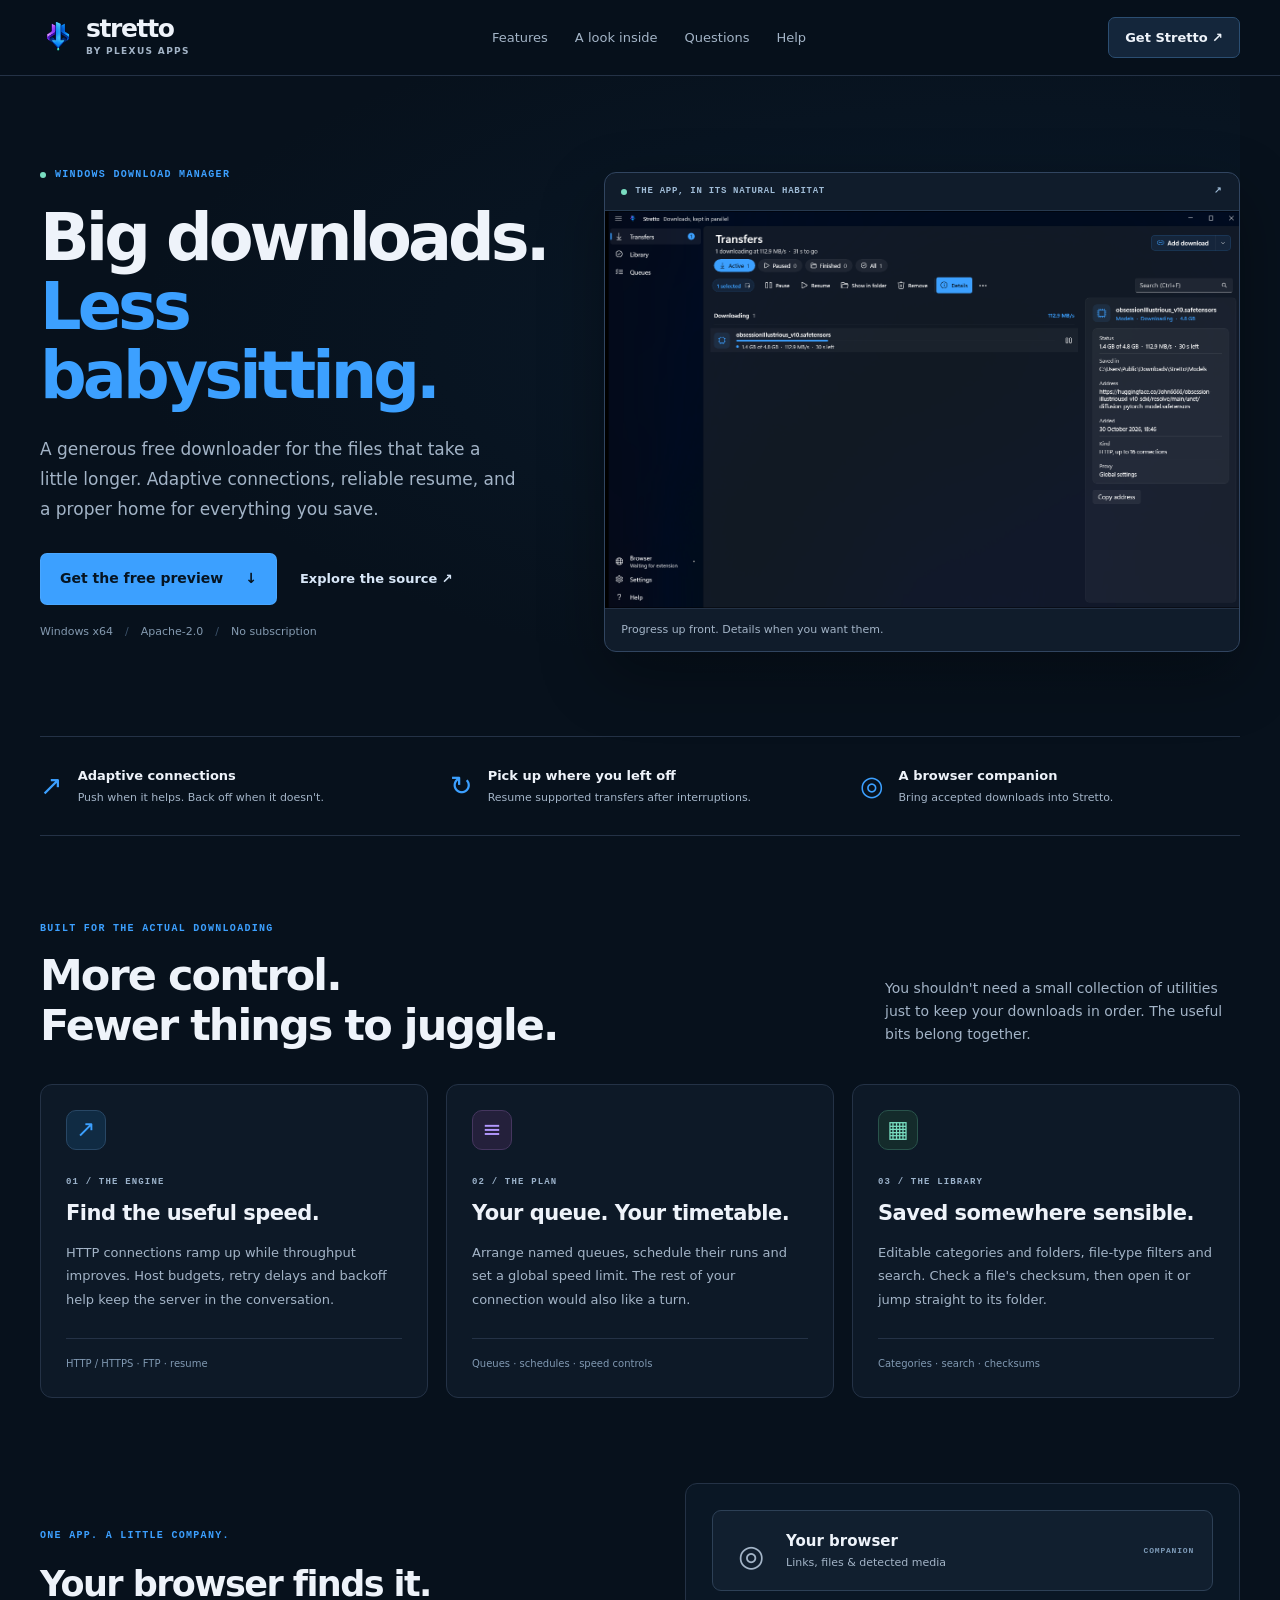
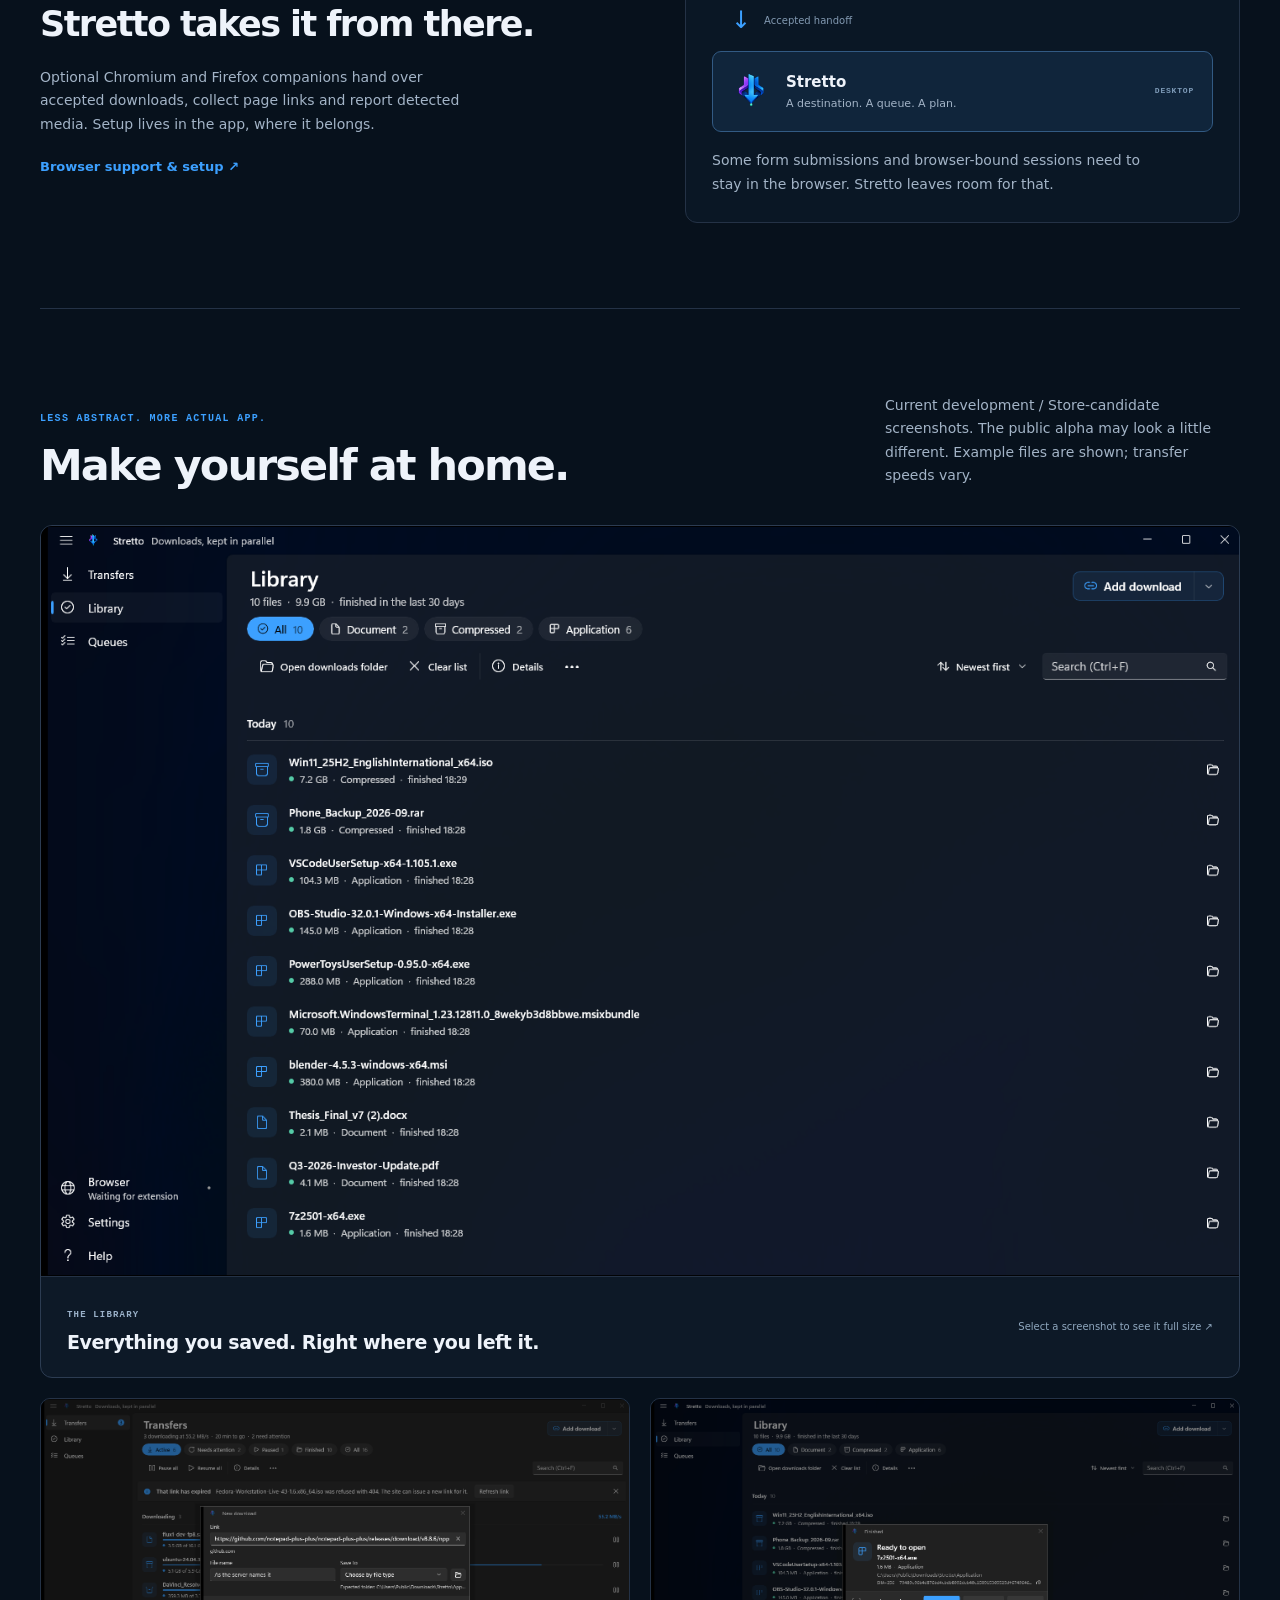
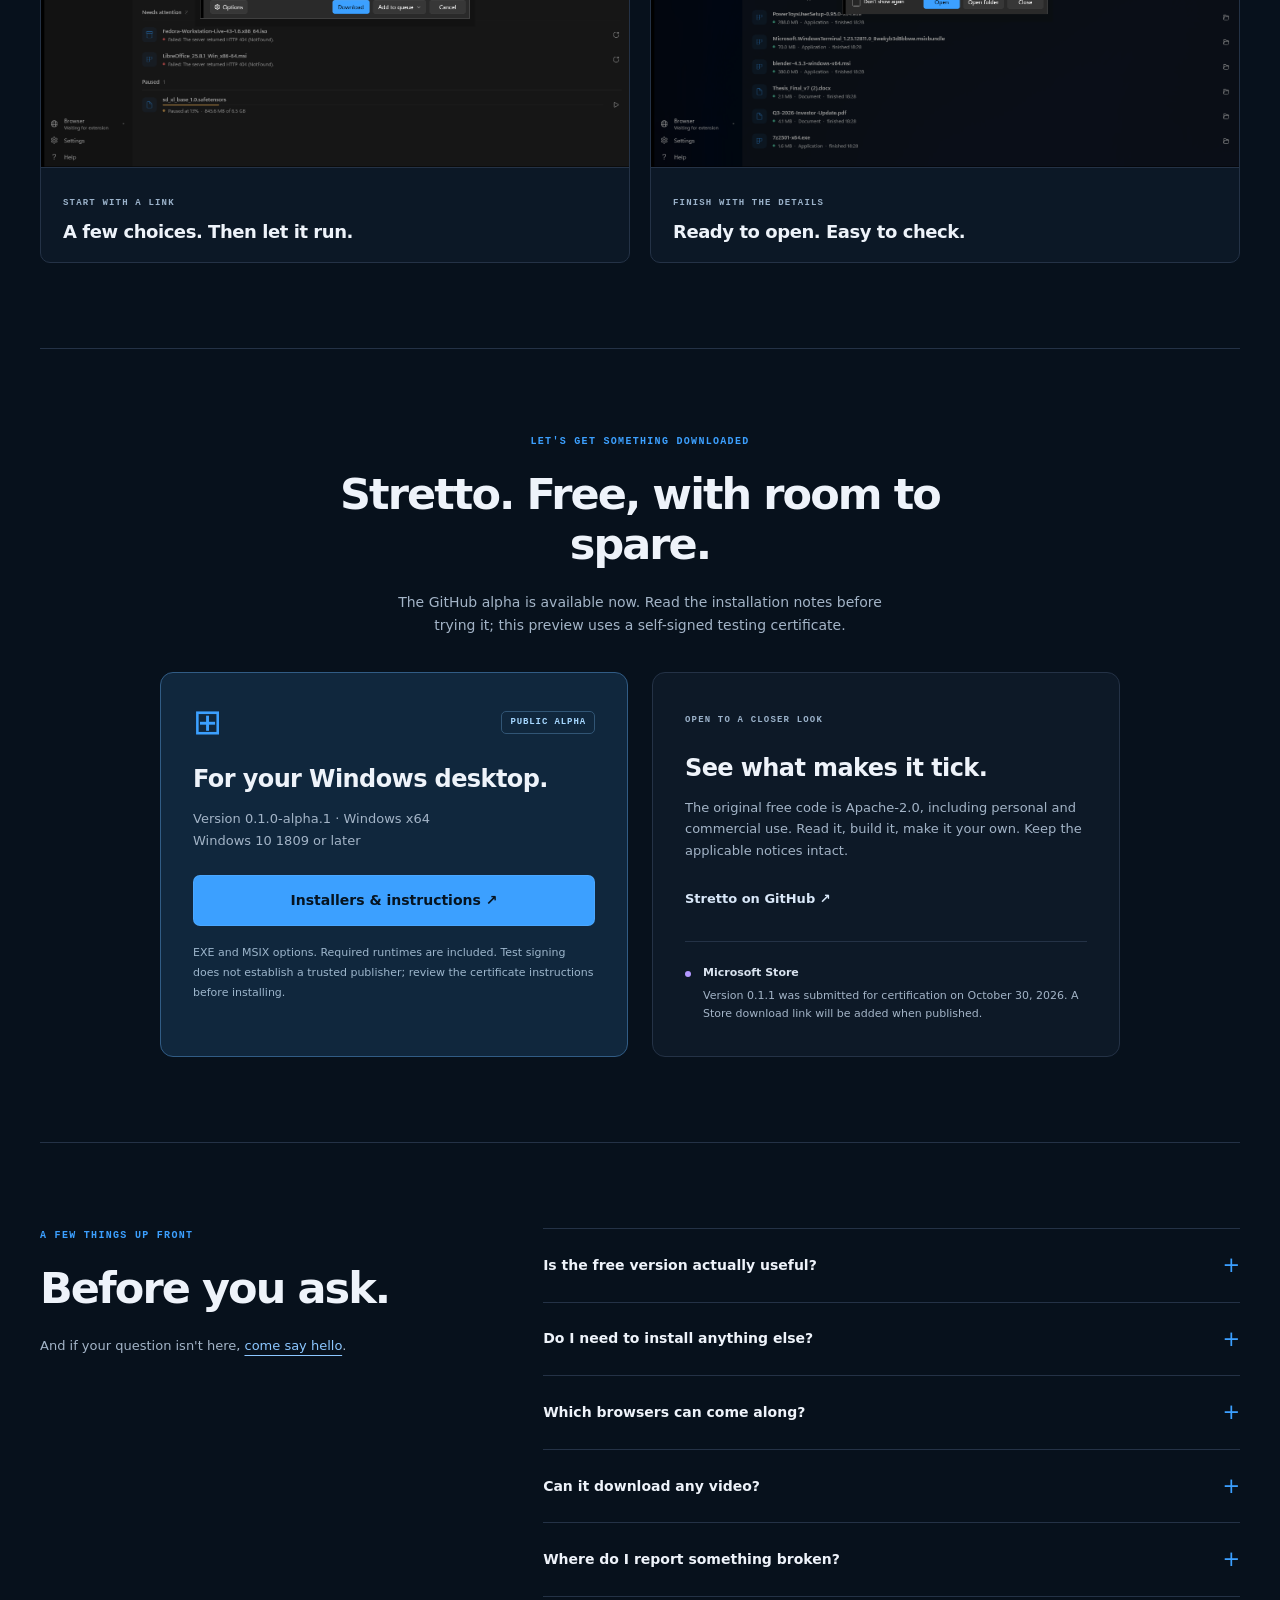
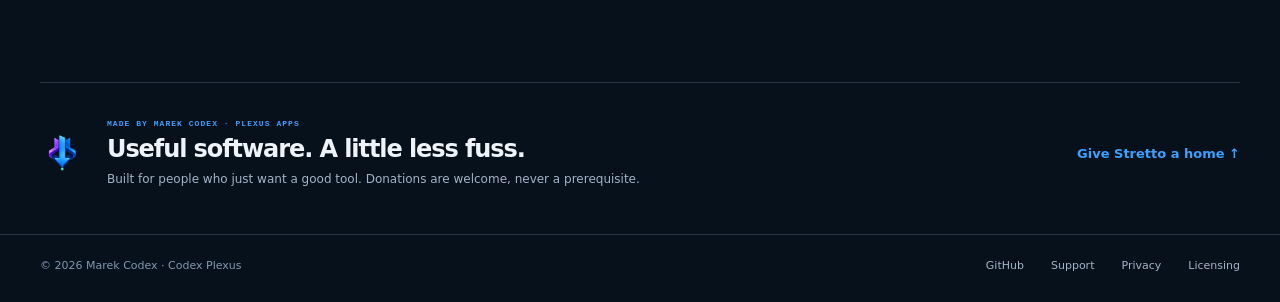
<file: index.html>
<!doctype html>
<html lang="en">
<head>
<meta charset="utf-8"><meta name="viewport" content="width=device-width,initial-scale=1"><meta name="theme-color" content="#07111c">
<meta name="description" content="Big downloads. Less babysitting. Stretto is a free Windows download manager with adaptive connections, resumable transfers, queues and a browser companion.">
<title>Stretto Download Manager · Plexus Apps</title><link rel="icon" href="assets/stretto.png"><link rel="stylesheet" href="style.css">
</head>
<body>
<a class="skip" href="#main">Skip to content</a>
<header class="site-header"><div class="header-inner">
<a class="brand" href="#main" aria-label="Stretto home"><img src="assets/stretto.png" width="36" height="36" alt=""><span class="brand-name">stretto<span class="brand-by">BY PLEXUS APPS</span></span></a>
<nav aria-label="Main navigation"><a href="#features">Features</a><a href="#screenshots">A look inside</a><a href="#questions">Questions</a><a href="support.html">Help</a></nav><a class="nav-download" href="#download">Get Stretto ↗</a>
</div></header>
<main id="main">
<section class="hero" aria-labelledby="hero-title">
<div class="hero-copy"><p class="eyebrow"><span class="dot" aria-hidden="true"></span> WINDOWS DOWNLOAD MANAGER</p><h1 id="hero-title">Big downloads.<br><span>Less babysitting.</span></h1><p class="intro">A generous free downloader for the files that take a little longer. Adaptive connections, reliable resume, and a proper home for everything you save.</p><div class="actions"><a class="button" href="#download">Get the free preview <span aria-hidden="true">↓</span></a><a class="secondary" href="https://github.com/Marek-Codex/Stretto-Download-Manager">Explore the source ↗</a></div><p class="hero-meta">Windows x64 <span>/</span> Apache-2.0 <span>/</span> No subscription</p></div>
<figure class="hero-preview"><div class="preview-label"><span><span class="dot" aria-hidden="true"></span> THE APP, IN ITS NATURAL HABITAT</span><span aria-hidden="true">↗</span></div><a href="assets/07-single-download-speed.png" aria-label="View full-size transfer details screenshot"><img src="assets/07-single-download-speed.png" width="1426" height="893" alt="Stretto Transfers with an active download and its source, destination and connection details."></a><figcaption>Progress up front. Details when you want them.</figcaption></figure>
</section>
<div class="capability-strip" aria-label="Core capabilities"><div><span aria-hidden="true">↗</span><p><strong>Adaptive connections</strong><span>Push when it helps. Back off when it doesn't.</span></p></div><div><span aria-hidden="true">↻</span><p><strong>Pick up where you left off</strong><span>Resume supported transfers after interruptions.</span></p></div><div><span aria-hidden="true">◎</span><p><strong>A browser companion</strong><span>Bring accepted downloads into Stretto.</span></p></div></div>
<section id="features" class="section" aria-labelledby="feature-title">
<div class="section-heading"><div><p class="eyebrow">BUILT FOR THE ACTUAL DOWNLOADING</p><h2 id="feature-title">More control.<br>Fewer things to juggle.</h2></div><p>You shouldn't need a small collection of utilities just to keep your downloads in order. The useful bits belong together.</p></div>
<div class="feature-grid"><article class="feature-card"><span class="feature-icon" aria-hidden="true">↗</span><span class="number">01 / THE ENGINE</span><h3>Find the useful speed.</h3><p>HTTP connections ramp up while throughput improves. Host budgets, retry delays and backoff help keep the server in the conversation.</p><span class="card-detail">HTTP / HTTPS · FTP · resume</span></article><article class="feature-card"><span class="feature-icon violet" aria-hidden="true">≡</span><span class="number">02 / THE PLAN</span><h3>Your queue. Your timetable.</h3><p>Arrange named queues, schedule their runs and set a global speed limit. The rest of your connection would also like a turn.</p><span class="card-detail">Queues · schedules · speed controls</span></article><article class="feature-card"><span class="feature-icon mint" aria-hidden="true">▦</span><span class="number">03 / THE LIBRARY</span><h3>Saved somewhere sensible.</h3><p>Editable categories and folders, file-type filters and search. Check a file's checksum, then open it or jump straight to its folder.</p><span class="card-detail">Categories · search · checksums</span></article></div>
</section>
<section class="companion section" aria-labelledby="companion-title"><div><p class="eyebrow">ONE APP. A LITTLE COMPANY.</p><h2 id="companion-title">Your browser finds it.<br>Stretto takes it from there.</h2><p>Optional Chromium and Firefox companions hand over accepted downloads, collect page links and report detected media. Setup lives in the app, where it belongs.</p><a class="text-link" href="https://github.com/Marek-Codex/Stretto-Download-Manager/blob/main/extensions/README.md">Browser support & setup ↗</a></div><div class="handoff-diagram" aria-label="Browser downloads pass through accepted handoff to Stretto"><div class="handoff-node"><span class="node-symbol" aria-hidden="true">◎</span><div><strong>Your browser</strong><span>Links, files & detected media</span></div><span class="node-tag">COMPANION</span></div><div class="handoff-connector"><span aria-hidden="true">↓</span> Accepted handoff</div><div class="handoff-node app-node"><img src="assets/stretto.png" width="40" height="40" alt=""><div><strong>Stretto</strong><span>A destination. A queue. A plan.</span></div><span class="node-tag">DESKTOP</span></div><p class="diagram-note">Some form submissions and browser-bound sessions need to stay in the browser. Stretto leaves room for that.</p></div></section>
<section id="screenshots" class="section" aria-labelledby="screenshots-title"><div class="section-heading"><div><p class="eyebrow">LESS ABSTRACT. MORE ACTUAL APP.</p><h2 id="screenshots-title">Make yourself at home.</h2></div><p>Current development / Store-candidate screenshots. The public alpha may look a little different. Example files are shown; transfer speeds vary.</p></div>
<figure class="showcase"><a href="assets/03-library.png" aria-label="View full-size Library screenshot"><img src="assets/03-library.png" width="1426" height="893" loading="lazy" alt="Stretto Library with finished downloads, file-type filters, search and folder controls."></a><figcaption><div><span class="number">THE LIBRARY</span><h3>Everything you saved. Right where you left it.</h3></div><span class="enlarge">Select a screenshot to see it full size ↗</span></figcaption></figure>
<div class="screenshot-grid"><figure><a href="assets/05-add-download.png" aria-label="View full-size Add download screenshot"><img src="assets/05-add-download.png" width="1426" height="893" loading="lazy" alt="Add download with link, file name, destination and queue controls."></a><figcaption><span class="number">START WITH A LINK</span><h3>A few choices. Then let it run.</h3></figcaption></figure><figure><a href="assets/04-finished-with-sha256.png" aria-label="View full-size finished download screenshot"><img src="assets/04-finished-with-sha256.png" width="1426" height="893" loading="lazy" alt="Finished download with its SHA-256 checksum and open-folder controls."></a><figcaption><span class="number">FINISH WITH THE DETAILS</span><h3>Ready to open. Easy to check.</h3></figcaption></figure></div></section>
<section id="download" class="download-section section" aria-labelledby="download-title"><div class="download-heading"><p class="eyebrow">LET'S GET SOMETHING DOWNLOADED</p><h2 id="download-title">Stretto. Free, with room to spare.</h2><p>The GitHub alpha is available now. Read the installation notes before trying it; this preview uses a self-signed testing certificate.</p></div><div class="download-grid"><article class="download-card"><div class="download-card-top"><span class="platform-icon" aria-hidden="true">⊞</span><span class="release-tag">PUBLIC ALPHA</span></div><h3>For your Windows desktop.</h3><p>Version 0.1.0-alpha.1 · Windows x64<br>Windows 10 1809 or later</p><a class="button" href="https://github.com/Marek-Codex/Stretto-Download-Manager/releases/tag/v0.1.0-alpha.1">Installers & instructions ↗</a><p class="small-print">EXE and MSIX options. Required runtimes are included. Test signing does not establish a trusted publisher; review the certificate instructions before installing.</p></article><article class="source-card"><span class="number">OPEN TO A CLOSER LOOK</span><h3>See what makes it tick.</h3><p>The original free code is Apache-2.0, including personal and commercial use. Read it, build it, make it your own. Keep the applicable notices intact.</p><a class="secondary" href="https://github.com/Marek-Codex/Stretto-Download-Manager">Stretto on GitHub ↗</a><div class="store-note"><span class="dot" aria-hidden="true"></span><p><strong>Microsoft Store</strong><span>Version 0.1.1 was submitted for certification on October 30, 2026. A Store download link will be added when published.</span></p></div></article></div></section>
<section id="questions" class="section questions" aria-labelledby="questions-title"><div><p class="eyebrow">A FEW THINGS UP FRONT</p><h2 id="questions-title">Before you ask.</h2><p>And if your question isn't here, <a href="support.html">come say hello</a>.</p></div><div class="faq-list"><details><summary>Is the free version actually useful?</summary><p>That's the point. Adaptive downloads, resume, queues, schedules, categories, checksums and browser integration are in the free app. Paid extras are a future plan; this version has no paid feature activation or subscription.</p></details><details><summary>Do I need to install anything else?</summary><p>The preview packages include the required .NET and Windows App SDK runtimes. Ordinary file downloads need no optional tools. ffmpeg and yt-dlp are separate, optional components for supported media extraction and conversion.</p></details><details><summary>Which browsers can come along?</summary><p>The companion supports Chromium browsers and Firefox. Current Chromium setup uses an unpacked extension. Regular Firefox can load the unsigned companion temporarily, but it disappears on restart. Permanent Firefox distribution requires Mozilla signing. The in-app Browser setup explains the options.</p></details><details><summary>Can it download any video?</summary><p>Supported media depends on the source and optional tools. DRM, access permissions and browser-bound sessions still apply. Stretto does not bypass them.</p></details><details><summary>Where do I report something broken?</summary><p>Start with the <a href="support.html">support page</a>. Include your app version, Windows version and what happened. Remove private URLs, cookies and credentials from anything you share. Bug reports are welcome; nobody needs to apologize for finding one.</p></details></div></section>
<section class="closing"><img src="assets/stretto.png" width="44" height="44" alt=""><div><p class="eyebrow">MADE BY MAREK CODEX · PLEXUS APPS</p><h2>Useful software. A little less fuss.</h2><p>Built for people who just want a good tool. Donations are welcome, never a prerequisite.</p></div><a href="#download" class="text-link">Give Stretto a home ↑</a></section>
</main><footer><span>© 2026 Marek Codex · Codex Plexus</span><div><a href="https://github.com/Marek-Codex/Stretto-Download-Manager">GitHub</a><a href="support.html">Support</a><a href="privacy.html">Privacy</a><a href="licensing.html">Licensing</a></div></footer>
</body></html>
</file>
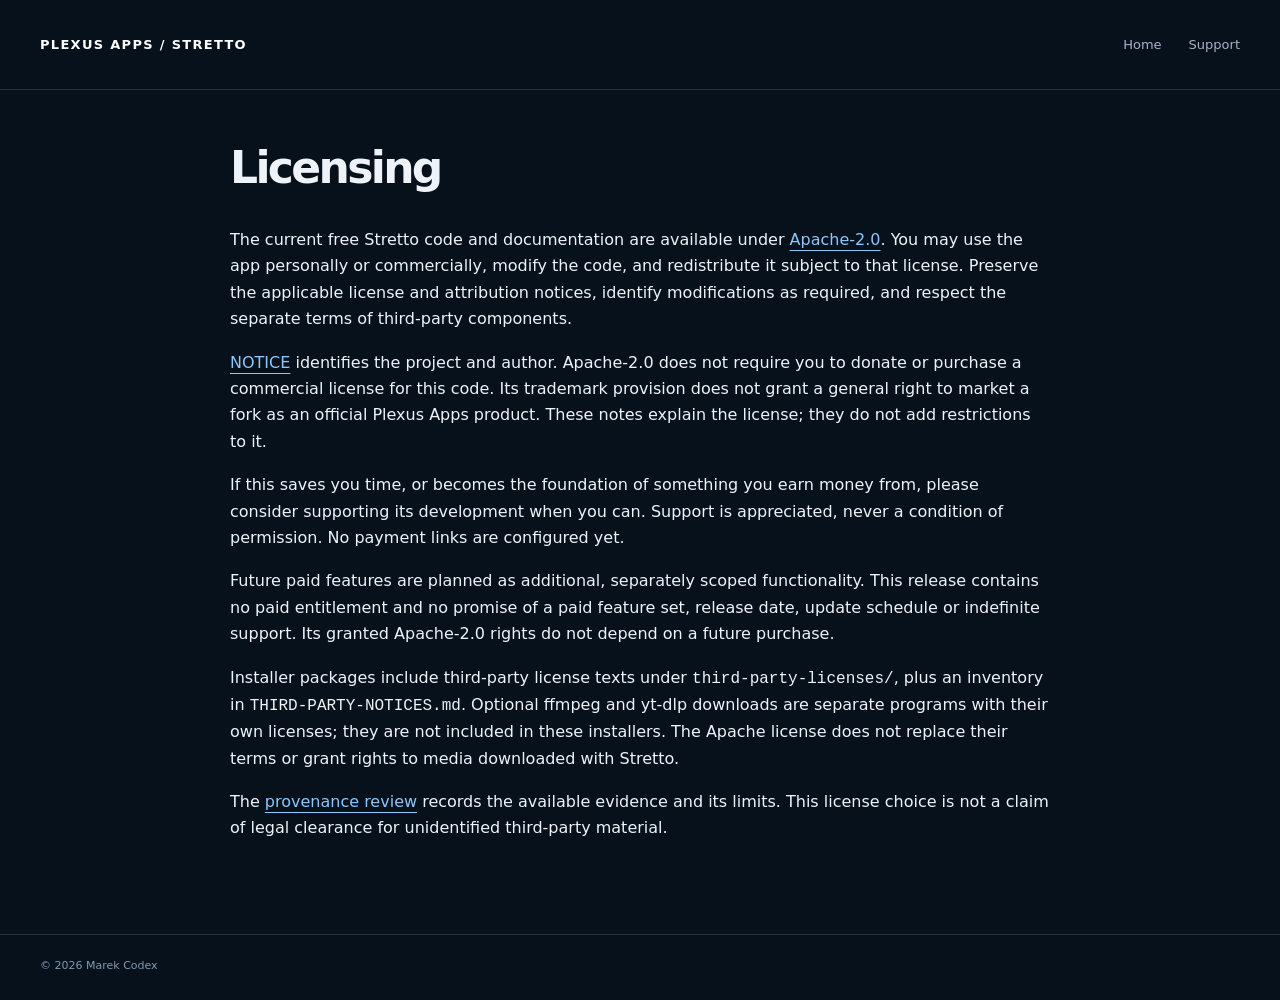
<file: licensing.html>
<!doctype html><html lang="en"><head><meta charset="utf-8">
<meta name="viewport" content="width=device-width,initial-scale=1">
<title>Stretto · Licensing</title><link rel="stylesheet" href="style.css"></head>
<body><header><a class="brand" href="index.html">PLEXUS APPS / STRETTO</a>
<nav aria-label="Main navigation"><a href="index.html">Home</a><a href="support.html">Support</a></nav></header>
<main class="document"><h1>Licensing</h1><p>The current free Stretto code and documentation are available under <a href="license.txt">Apache-2.0</a>. You may use the app personally or commercially, modify the code, and redistribute it subject to that license. Preserve the applicable license and attribution notices, identify modifications as required, and respect the separate terms of third-party components.</p>
<p><a href="notice.txt">NOTICE</a> identifies the project and author. Apache-2.0 does not require you to donate or purchase a commercial license for this code. Its trademark provision does not grant a general right to market a fork as an official Plexus Apps product. These notes explain the license; they do not add restrictions to it.</p>
<p>If this saves you time, or becomes the foundation of something you earn money from, please consider supporting its development when you can. Support is appreciated, never a condition of permission. No payment links are configured yet.</p>
<p>Future paid features are planned as additional, separately scoped functionality. This release contains no paid entitlement and no promise of a paid feature set, release date, update schedule or indefinite support. Its granted Apache-2.0 rights do not depend on a future purchase.</p>
<p>Installer packages include third-party license texts under <code>third-party-licenses/</code>, plus an inventory in <code>THIRD-PARTY-NOTICES.md</code>. Optional ffmpeg and yt-dlp downloads are separate programs with their own licenses; they are not included in these installers. The Apache license does not replace their terms or grant rights to media downloaded with Stretto.</p>
<p>The <a href="https://github.com/Marek-Codex/Stretto-Download-Manager/blob/main/docs/PROVENANCE-REVIEW-2026-10-28.md">provenance review</a> records the available evidence and its limits. This license choice is not a claim of legal clearance for unidentified third-party material.</p></main>
<footer>© 2026 Marek Codex</footer></body></html>
</file>
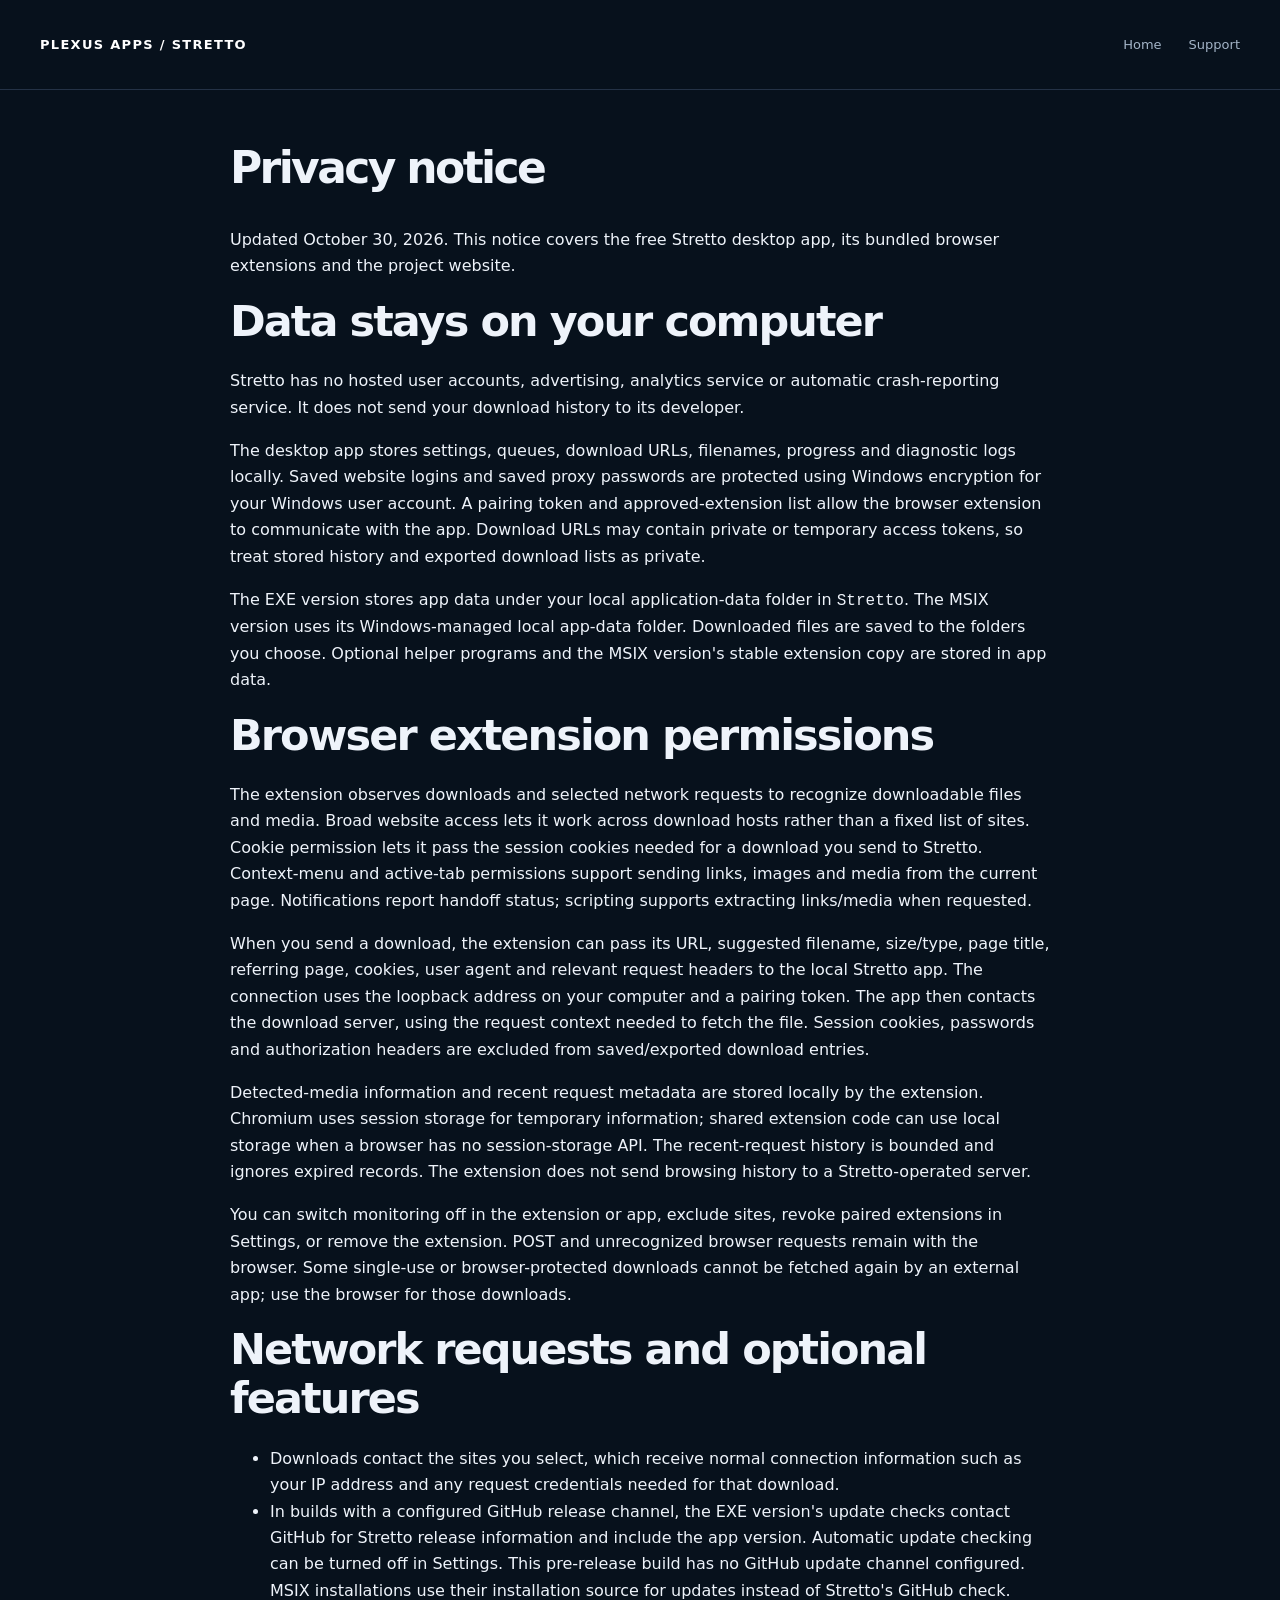
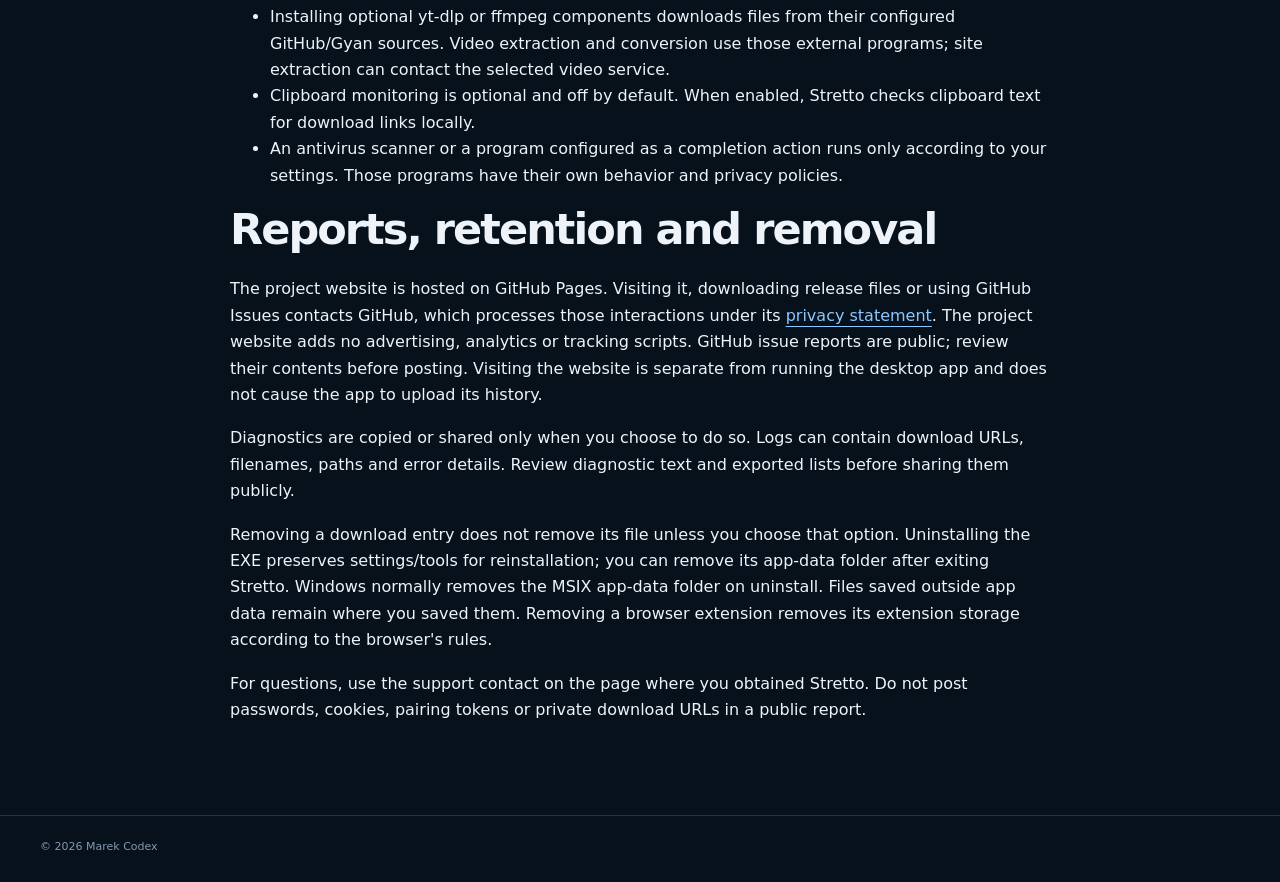
<file: privacy.html>
<!doctype html><html lang="en"><head><meta charset="utf-8">
<meta name="viewport" content="width=device-width,initial-scale=1">
<title>Stretto · Privacy notice</title><link rel="stylesheet" href="style.css"></head>
<body><header><a class="brand" href="index.html">PLEXUS APPS / STRETTO</a>
<nav aria-label="Main navigation"><a href="index.html">Home</a><a href="support.html">Support</a></nav></header>
<main class="document"><h1>Privacy notice</h1><p>Updated October 30, 2026. This notice covers the free Stretto desktop app, its bundled browser extensions and the project website.</p>
<h2>Data stays on your computer</h2>
<p>Stretto has no hosted user accounts, advertising, analytics service or automatic crash-reporting service. It does not send your download history to its developer.</p>
<p>The desktop app stores settings, queues, download URLs, filenames, progress and diagnostic logs locally. Saved website logins and saved proxy passwords are protected using Windows encryption for your Windows user account. A pairing token and approved-extension list allow the browser extension to communicate with the app. Download URLs may contain private or temporary access tokens, so treat stored history and exported download lists as private.</p>
<p>The EXE version stores app data under your local application-data folder in <code>Stretto</code>. The MSIX version uses its Windows-managed local app-data folder. Downloaded files are saved to the folders you choose. Optional helper programs and the MSIX version&#x27;s stable extension copy are stored in app data.</p>
<h2>Browser extension permissions</h2>
<p>The extension observes downloads and selected network requests to recognize downloadable files and media. Broad website access lets it work across download hosts rather than a fixed list of sites. Cookie permission lets it pass the session cookies needed for a download you send to Stretto. Context-menu and active-tab permissions support sending links, images and media from the current page. Notifications report handoff status; scripting supports extracting links/media when requested.</p>
<p>When you send a download, the extension can pass its URL, suggested filename, size/type, page title, referring page, cookies, user agent and relevant request headers to the local Stretto app. The connection uses the loopback address on your computer and a pairing token. The app then contacts the download server, using the request context needed to fetch the file. Session cookies, passwords and authorization headers are excluded from saved/exported download entries.</p>
<p>Detected-media information and recent request metadata are stored locally by the extension. Chromium uses session storage for temporary information; shared extension code can use local storage when a browser has no session-storage API. The recent-request history is bounded and ignores expired records. The extension does not send browsing history to a Stretto-operated server.</p>
<p>You can switch monitoring off in the extension or app, exclude sites, revoke paired extensions in Settings, or remove the extension. POST and unrecognized browser requests remain with the browser. Some single-use or browser-protected downloads cannot be fetched again by an external app; use the browser for those downloads.</p>
<h2>Network requests and optional features</h2>
<ul>
<li>Downloads contact the sites you select, which receive normal connection information such as your IP address and any request credentials needed for that download.</li>
<li>In builds with a configured GitHub release channel, the EXE version&#x27;s update checks contact GitHub for Stretto release information and include the app version. Automatic update checking can be turned off in Settings. This pre-release build has no GitHub update channel configured. MSIX installations use their installation source for updates instead of Stretto&#x27;s GitHub check.</li>
<li>Installing optional yt-dlp or ffmpeg components downloads files from their configured GitHub/Gyan sources. Video extraction and conversion use those external programs; site extraction can contact the selected video service.</li>
<li>Clipboard monitoring is optional and off by default. When enabled, Stretto checks clipboard text for download links locally.</li>
<li>An antivirus scanner or a program configured as a completion action runs only according to your settings. Those programs have their own behavior and privacy policies.</li>
</ul>
<h2>Reports, retention and removal</h2>
<p>The project website is hosted on GitHub Pages. Visiting it, downloading release files or using GitHub Issues contacts GitHub, which processes those interactions under its <a href="https://docs.github.com/en/site-policy/privacy-policies/github-general-privacy-statement">privacy statement</a>. The project website adds no advertising, analytics or tracking scripts. GitHub issue reports are public; review their contents before posting. Visiting the website is separate from running the desktop app and does not cause the app to upload its history.</p>
<p>Diagnostics are copied or shared only when you choose to do so. Logs can contain download URLs, filenames, paths and error details. Review diagnostic text and exported lists before sharing them publicly.</p>
<p>Removing a download entry does not remove its file unless you choose that option. Uninstalling the EXE preserves settings/tools for reinstallation; you can remove its app-data folder after exiting Stretto. Windows normally removes the MSIX app-data folder on uninstall. Files saved outside app data remain where you saved them. Removing a browser extension removes its extension storage according to the browser&#x27;s rules.</p>
<p>For questions, use the support contact on the page where you obtained Stretto. Do not post passwords, cookies, pairing tokens or private download URLs in a public report.</p></main>
<footer>© 2026 Marek Codex</footer></body></html>
</file>
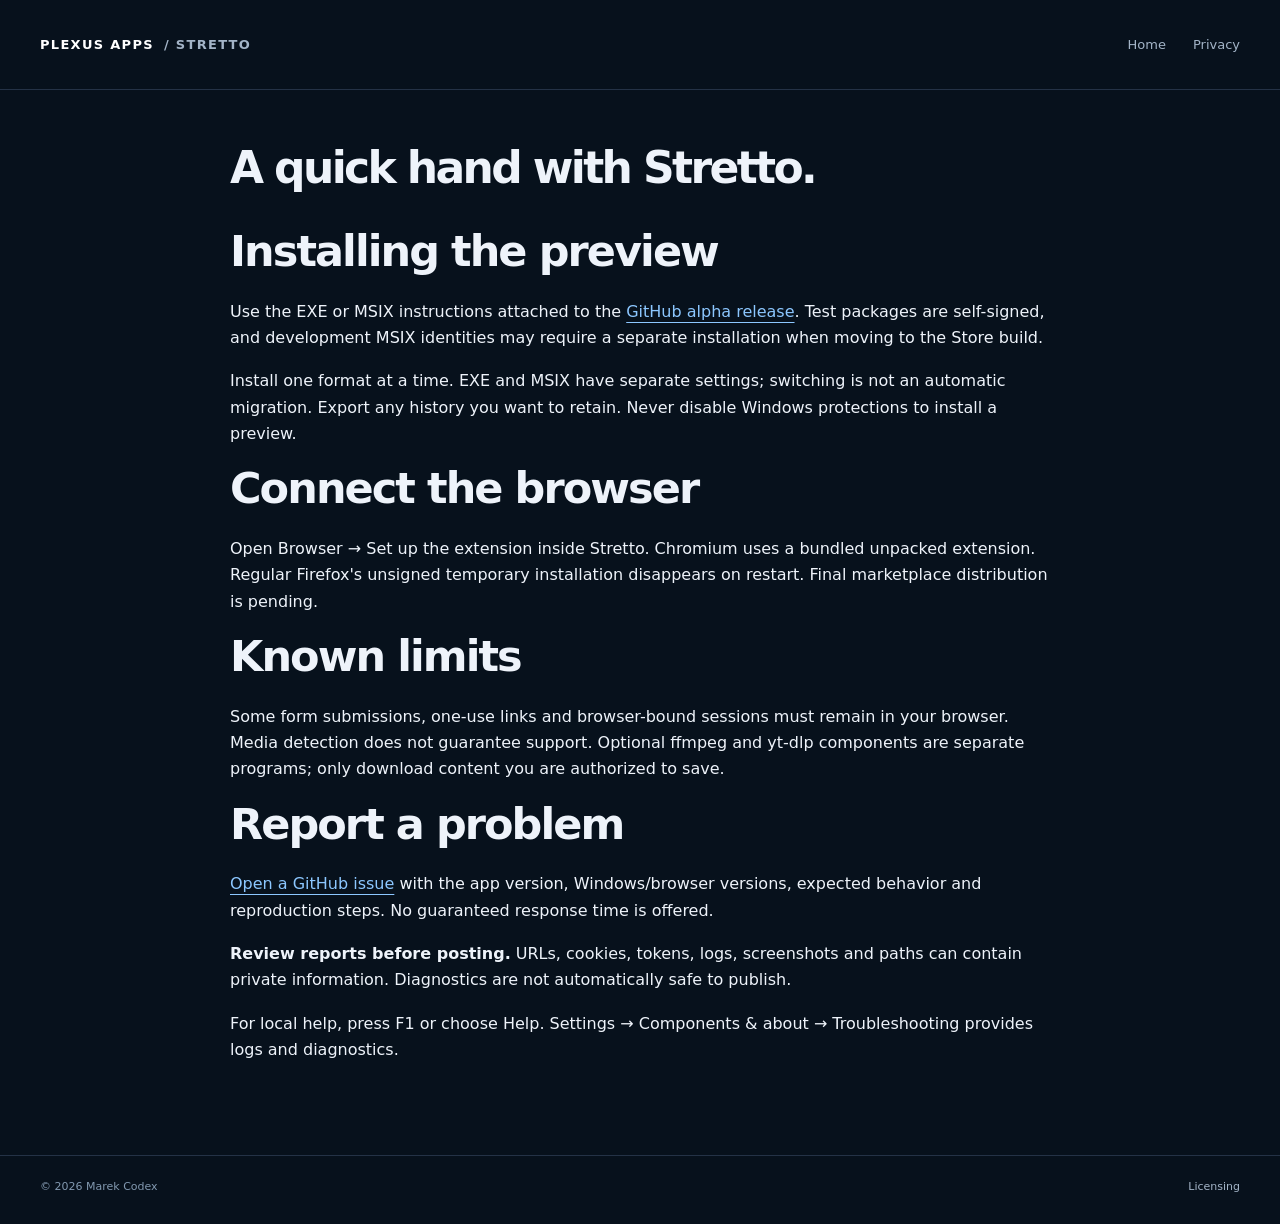
<file: support.html>
<!doctype html><html lang="en"><head><meta charset="utf-8"><meta name="viewport" content="width=device-width,initial-scale=1"><title>Stretto · Help and support</title><link rel="stylesheet" href="style.css"></head><body><header><a class="brand" href="index.html">PLEXUS APPS <span>/ STRETTO</span></a><nav aria-label="Main navigation"><a href="index.html">Home</a><a href="privacy.html">Privacy</a></nav></header><main class="document"><h1>A quick hand with Stretto.</h1><h2>Installing the preview</h2><p>Use the EXE or MSIX instructions attached to the <a href="https://github.com/Marek-Codex/Stretto-Download-Manager/releases/tag/v0.1.0-alpha.1">GitHub alpha release</a>. Test packages are self-signed, and development MSIX identities may require a separate installation when moving to the Store build.</p><p>Install one format at a time. EXE and MSIX have separate settings; switching is not an automatic migration. Export any history you want to retain. Never disable Windows protections to install a preview.</p><h2>Connect the browser</h2><p>Open Browser → Set up the extension inside Stretto. Chromium uses a bundled unpacked extension. Regular Firefox's unsigned temporary installation disappears on restart. Final marketplace distribution is pending.</p><h2>Known limits</h2><p>Some form submissions, one-use links and browser-bound sessions must remain in your browser. Media detection does not guarantee support. Optional ffmpeg and yt-dlp components are separate programs; only download content you are authorized to save.</p><h2>Report a problem</h2><p><a href="https://github.com/Marek-Codex/Stretto-Download-Manager/issues">Open a GitHub issue</a> with the app version, Windows/browser versions, expected behavior and reproduction steps. No guaranteed response time is offered.</p><p><strong>Review reports before posting.</strong> URLs, cookies, tokens, logs, screenshots and paths can contain private information. Diagnostics are not automatically safe to publish.</p><p>For local help, press F1 or choose Help. Settings → Components &amp; about → Troubleshooting provides logs and diagnostics.</p></main><footer><span>© 2026 Marek Codex</span><a href="licensing.html">Licensing</a></footer></body></html>
</file>
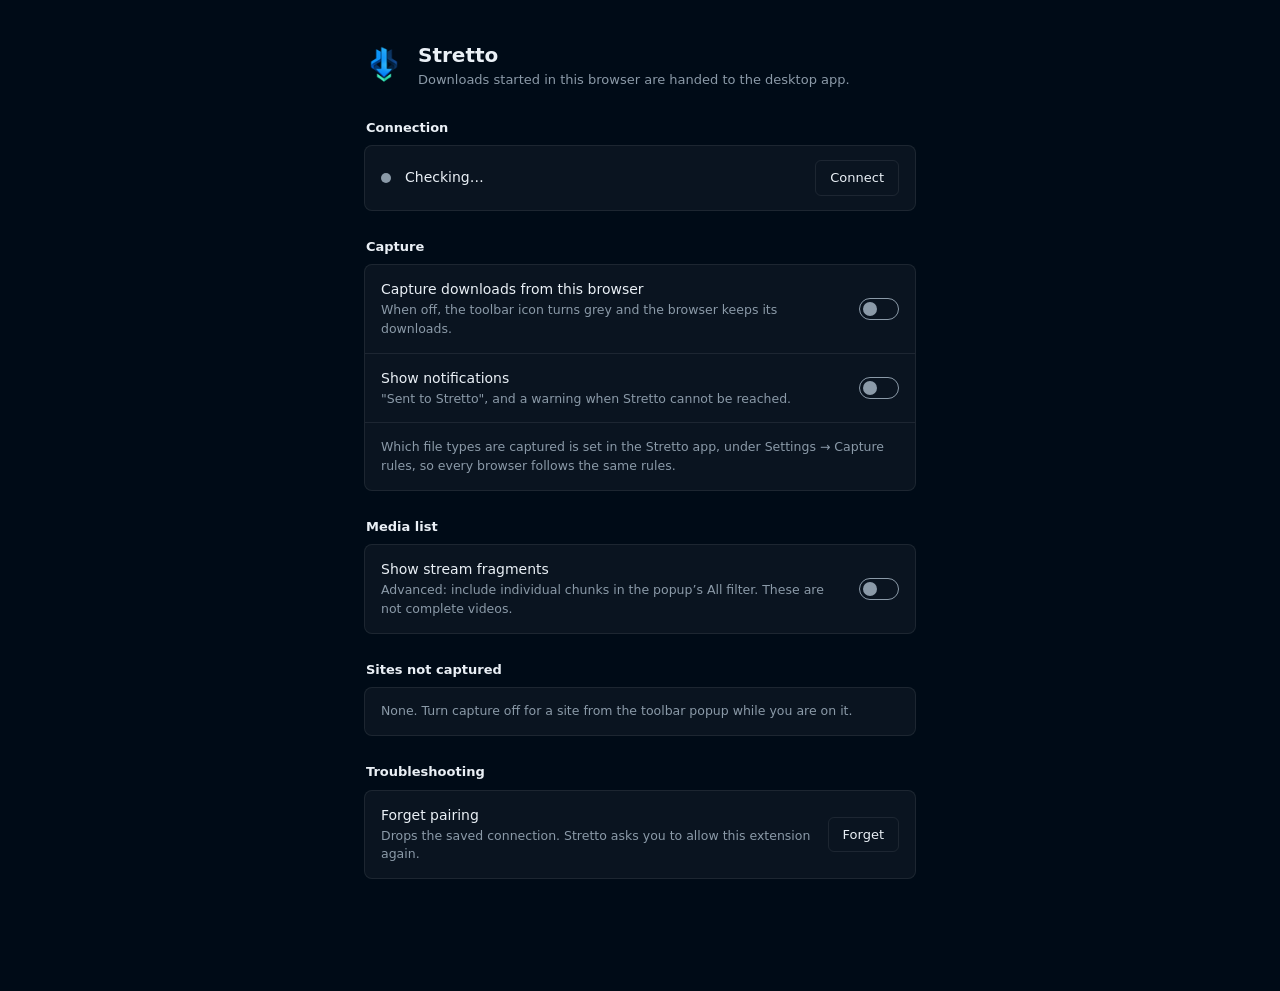
<file: extensions/chromium/options.html>
<!DOCTYPE html>
<html lang="en">
<head>
  <meta charset="utf-8" />
  <title>Stretto</title>
  <style>
    :root {
      color-scheme: dark;
      /* The desktop app's palette. */
      --accent: #3ca0ff;
      --bg: #000b17;
      --card: rgba(255, 255, 255, .04);
      --hover: rgba(255, 255, 255, .07);
      --line: rgba(255, 255, 255, .08);
      --text: #eaf0f6;
      --muted: #8b9aa8;
      --ok: #55cba7;
      --warn: #f4b860;
      --bad: #ff6b6b;
    }

    * { box-sizing: border-box; }
    [hidden] { display: none !important; }

    body {
      margin: 0;
      background: var(--bg);
      color: var(--text);
      font: 14px/1.5 "Segoe UI Variable Text", "Segoe UI", system-ui, sans-serif;
    }

    /* Centred column: the browser opens options in a full tab, where a left-hugging
       560px strip looked unfinished. */
    main { max-width: 600px; margin: 0 auto; padding: 40px 24px 56px; }

    header { display: flex; align-items: center; gap: 14px; margin-bottom: 28px; }
    header img { width: 40px; height: 40px; }
    h1 { font-size: 20px; font-weight: 600; margin: 0; }
    .sub { color: var(--muted); font-size: 13px; }

    /* Sentence case, like the group titles in the desktop app's Settings. */
    h2 { font-size: 13px; font-weight: 600; color: var(--text); margin: 26px 0 8px 2px; }

    .card { border: 1px solid var(--line); border-radius: 8px; background: var(--card); }
    .row { display: flex; align-items: center; gap: 14px; padding: 14px 16px; }
    .row + .row { border-top: 1px solid var(--line); }
    .grow { flex: 1; min-width: 0; }
    .title { font-size: 14px; }
    .hint { color: var(--muted); font-size: 12.5px; margin-top: 1px; }

    .dot { width: 10px; height: 10px; border-radius: 50%; background: var(--muted); flex: none; }
    .dot.ok { background: var(--ok); }
    .dot.warn { background: var(--warn); }
    .dot.bad { background: var(--bad); }

    button {
      background: transparent; color: var(--text); border: 1px solid var(--line); border-radius: 6px;
      padding: 7px 14px; font: inherit; font-size: 13px; cursor: pointer; flex: none;
    }
    button:hover { background: var(--hover); border-color: rgba(60, 160, 255, .3); }
    button:disabled { opacity: .5; cursor: default; }
    button:focus-visible, input:focus-visible { outline: 2px solid var(--accent); outline-offset: 2px; }

    /* Same switch as the popup. */
    .switch { position: relative; width: 40px; height: 22px; flex: none; }
    .switch input { position: absolute; inset: 0; margin: 0; opacity: 0; cursor: pointer; }
    .switch span { position: absolute; inset: 0; border: 1px solid var(--muted); border-radius: 11px; pointer-events: none; transition: background 120ms ease, border-color 120ms ease; }
    .switch span::after { content: ""; position: absolute; top: 3px; left: 3px; width: 14px; height: 14px; border-radius: 50%; background: var(--muted); transition: transform 120ms ease, background 120ms ease; }
    .switch input:focus-visible + span { outline: 2px solid var(--accent); outline-offset: 3px; }
    .switch input:checked + span { background: var(--accent); border-color: var(--accent); }
    .switch input:checked + span::after { transform: translateX(18px); background: #07131f; }

    .sites { list-style: none; margin: 0; padding: 0; }
    .sites li { display: flex; align-items: center; gap: 10px; padding: 9px 16px; border-top: 1px solid var(--line); }
    .sites li:first-child { border-top: 0; }
    .sites li span { flex: 1; min-width: 0; overflow: hidden; text-overflow: ellipsis; white-space: nowrap; }
    .sites li button { padding: 3px 10px; font-size: 12px; }
    .empty { padding: 14px 16px; color: var(--muted); font-size: 12.5px; }

    footer { margin-top: 28px; color: var(--muted); font-size: 12px; text-align: center; }
    #status { min-height: 18px; margin-top: 10px; color: var(--muted); font-size: 12.5px; text-align: center; }
    #status.ok { color: var(--ok); }
    #status.bad { color: var(--bad); }
  </style>
</head>
<body>
  <main>
    <header>
      <img src="icon48.png" alt="" />
      <div>
        <h1>Stretto</h1>
        <div class="sub">Downloads started in this browser are handed to the desktop app.</div>
      </div>
    </header>

    <h2>Connection</h2>
    <div class="card">
      <div class="row">
        <span class="dot" id="dot"></span>
        <div class="grow">
          <div class="title" id="state">Checking…</div>
          <div class="hint" id="detail"></div>
        </div>
        <button id="connect">Connect</button>
      </div>
    </div>

    <h2>Capture</h2>
    <div class="card">
      <div class="row">
        <div class="grow">
          <div class="title">Capture downloads from this browser</div>
          <div class="hint">When off, the toolbar icon turns grey and the browser keeps its downloads.</div>
        </div>
        <label class="switch"><input type="checkbox" id="enabled" aria-label="Capture downloads from this browser" /><span></span></label>
      </div>
      <div class="row">
        <div class="grow">
          <div class="title">Show notifications</div>
          <div class="hint">"Sent to Stretto", and a warning when Stretto cannot be reached.</div>
        </div>
        <label class="switch"><input type="checkbox" id="notifications" aria-label="Show notifications" /><span></span></label>
      </div>
      <div class="row">
        <div class="grow hint">
          Which file types are captured is set in the Stretto app, under Settings → Capture rules,
          so every browser follows the same rules.
        </div>
      </div>
    </div>

    <h2>Media list</h2>
    <div class="card">
      <div class="row">
        <div class="grow">
          <div class="title">Show stream fragments</div>
          <div class="hint">Advanced: include individual chunks in the popup’s All filter. These are not complete videos.</div>
        </div>
        <label class="switch"><input type="checkbox" id="fragments" aria-label="Show stream fragments" /><span></span></label>
      </div>
    </div>

    <h2>Sites not captured</h2>
    <div class="card">
      <ul class="sites" id="sites"></ul>
      <div class="empty" id="no-sites">None. Turn capture off for a site from the toolbar popup while you are on it.</div>
    </div>

    <h2>Troubleshooting</h2>
    <div class="card">
      <div class="row">
        <div class="grow">
          <div class="title">Forget pairing</div>
          <div class="hint">Drops the saved connection. Stretto asks you to allow this extension again.</div>
        </div>
        <button id="forget">Forget</button>
      </div>
    </div>

    <div id="status" role="status" aria-live="polite"></div>
    <footer id="version"></footer>
  </main>

  <script src="options.js"></script>
</body>
</html>
</file>
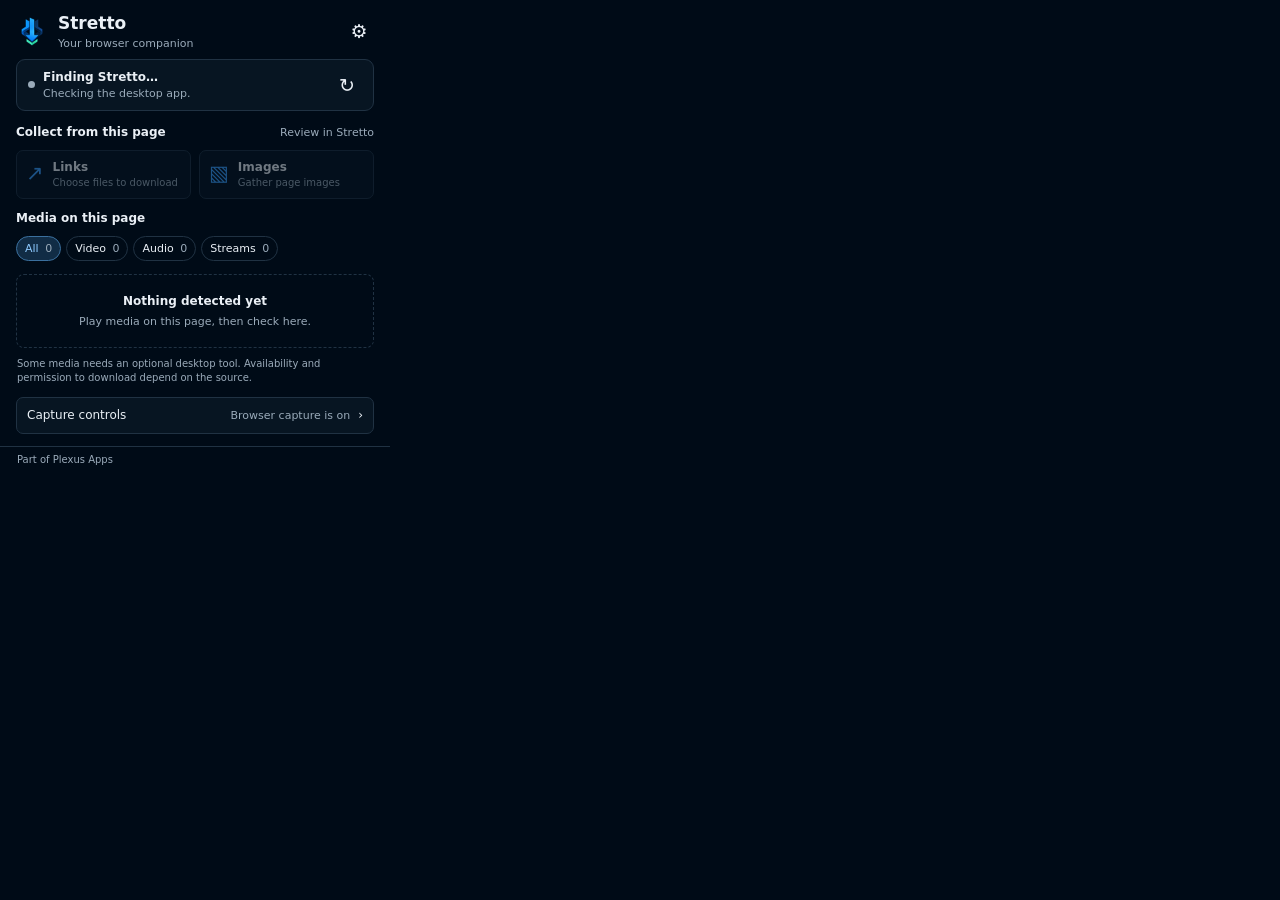
<file: extensions/chromium/popup.html>
<!doctype html>
<html lang="en">
  <head>
    <meta charset="utf-8" />
    <meta name="viewport" content="width=device-width,initial-scale=1" />
    <title>Stretto browser companion</title>
    <link rel="stylesheet" href="popup.css" />
  </head>
  <body>
    <header>
      <img src="icon48.png" width="32" height="32" alt="" />
      <div class="grow">
        <h1>Stretto</h1>
        <div class="hint">Your browser companion</div>
      </div>
      <button
        id="opts"
        class="icon-button"
        aria-label="Extension settings"
        title="Extension settings"
      >
        ⚙
      </button>
    </header>
    <main>
      <section
        id="connection"
        class="connection checking"
        aria-label="Desktop connection"
      >
        <span class="dot" aria-hidden="true"></span>
        <div class="grow">
          <strong id="connection-title">Finding Stretto…</strong>
          <div class="hint" id="connection-detail">
            Checking the desktop app.
          </div>
        </div>
        <button id="connection-action" hidden></button
        ><button
          id="refresh"
          class="icon-button"
          aria-label="Check connection"
          title="Check connection"
        >
          ↻
        </button>
      </section>
      <section id="capture-view" aria-labelledby="capture-title" hidden>
        <div class="section-head view-heading">
          <button id="capture-back" class="text-button">← Back to media</button>
          <h2 id="capture-title" tabindex="-1">Capture controls</h2>
        </div>
        <p class="view-description">
          Choose when this browser hands downloads to Stretto.
        </p>
        <div class="card" aria-label="Browser capture">
          <div class="setting">
            <div class="grow">
              <label for="monitoring">Catch browser downloads</label>
              <div id="capture-detail" class="hint">
                Follow the desktop app’s capture rules.
              </div>
            </div>
            <label class="switch"
              ><input
                id="monitoring"
                type="checkbox"
                aria-label="Catch browser downloads" /><span></span
            ></label>
          </div>
          <div id="site" class="setting site" hidden>
            <div class="grow">
              <label for="site-capture" id="site-host"></label>
              <div class="hint" id="site-detail"></div>
            </div>
            <label class="switch"
              ><input
                id="site-capture"
                type="checkbox"
                aria-label="Capture downloads on this site" /><span></span
            ></label>
          </div>
        </div>
        <p class="note">
          File types and capture rules live in the desktop app under Settings →
          Capture rules.
        </p>
      </section>
      <div id="media-view">
        <section aria-labelledby="collect-title">
          <div class="section-head">
            <h2 id="collect-title">Collect from this page</h2>
            <span class="hint">Review in Stretto</span>
          </div>
          <div class="collection">
            <button id="all-links" disabled>
              <span class="collection-icon" aria-hidden="true">↗</span
              ><span
                ><strong>Links</strong
                ><small>Choose files to download</small></span
              ></button
            ><button id="all-images" disabled>
              <span class="collection-icon" aria-hidden="true">▧</span
              ><span
                ><strong>Images</strong><small>Gather page images</small></span
              >
            </button>
          </div>
        </section>
        <section aria-labelledby="page-title">
          <div class="section-head">
            <h2 id="page-title">Media on this page</h2>
            <button id="clear" class="text-button" hidden>Clear list</button>
          </div>
          <div class="filters" role="group" aria-label="Filter detected media">
            <button data-filter="all" aria-pressed="true">
              All <span id="count-all">0</span></button
            ><button data-filter="video" aria-pressed="false">
              Video <span id="count-video">0</span></button
            ><button data-filter="audio" aria-pressed="false">
              Audio <span id="count-audio">0</span></button
            ><button data-filter="stream" aria-pressed="false">
              Streams <span id="count-stream">0</span>
            </button>
          </div>
          <div id="list" aria-label="Detected media"></div>
          <div id="empty">
            <strong id="empty-title">Nothing detected yet</strong>
            <div id="empty-detail">
              Play media on this page, then check here.
            </div>
          </div>
          <p class="note">
            Some media needs an optional desktop tool. Availability and
            permission to download depend on the source.
          </p>
        </section>
        <button
          id="capture-open"
          class="capture-navigation"
          aria-controls="capture-view"
          aria-expanded="false"
        >
          <span>Capture controls</span
          ><span class="hint" id="capture-summary">Browser capture is on</span
          ><span aria-hidden="true">›</span>
        </button>
      </div>
      <div id="status" role="status" aria-live="polite"></div>
    </main>
    <footer><span>Part of Plexus Apps</span><span id="version"></span></footer>
    <script src="popup.model.js"></script>
    <script src="popup.js"></script>
  </body>
</html>
</file>
<file: style.css>
:root {
  color-scheme:dark;
  --bg:#07111c;
  --panel:#101c2b;
  --text:#eef3fa;
  --muted:#a3b4c7;
  --blue:#3ca0ff;
  --line:#243246;
  --violet:#b398ff;
  --mint:#79ddc1
}

* {
  box-sizing:border-box
}

html {
  scroll-behavior:smooth;
  scroll-padding-top:105px
}

body {
  margin:0;
  background:var(--bg);
  color:var(--text);
  font:16px/1.65 system-ui,-apple-system,"Segoe UI",sans-serif
}

a {
  color:#8cc7ff;
  text-underline-offset:5px
}

a:hover {
  color:white
}

a:focus-visible,summary:focus-visible {
  outline:3px solid var(--blue);
  outline-offset:5px
}

img {
  display:block;
  max-width:100%;
  height:auto
}

figure {
  margin:0
}

header,main,footer {
  max-width:1280px;
  margin:auto;
  padding-left:40px;
  padding-right:40px
}

header {
  display:flex;
  align-items:center;
  justify-content:space-between;
  gap:24px;
  padding-top:24px;
  padding-bottom:24px;
  border-bottom:1px solid var(--line)
}

.site-header {
  position:sticky;
  top:0;
  z-index:20;
  max-width:none;
  padding:0;
  background:rgba(7,17,28,.96);
  backdrop-filter:blur(16px)
}

.header-inner {
  width:100%;
  max-width:1280px;
  padding:15px 40px;
  margin:auto;
  display:flex;
  align-items:center;
  justify-content:space-between;
  gap:30px
}

.brand {
  display:inline-flex;
  align-items:center;
  gap:10px;
  color:white;
  text-decoration:none;
  font-size:13px;
  letter-spacing:.1em;
  font-weight:750
}

.brand span {
  color:var(--muted)
}

.brand .brand-name {
  color:var(--text);
  font-size:25px;
  letter-spacing:-.055em;
  line-height:1.1
}

.brand .brand-by {
  display:block;
  font-size:9px;
  letter-spacing:.15em;
  line-height:1.9;
  color:var(--muted)
}

nav,footer div {
  display:flex;
  align-items:center;
  gap:27px
}

nav a,footer a {
  text-decoration:none;
  font-size:13px;
  color:var(--muted);
  white-space:nowrap
}

nav a {
  padding:10px 0
}

.nav-download {
  text-decoration:none;
  color:var(--text);
  background:#14263b;
  border:1px solid #2b4e72;
  border-radius:7px;
  font-weight:650;
  font-size:13px;
  padding:9px 16px;
  white-space:nowrap
}

.nav-download:hover {
  background:#1c3652
}

.hero {
  display:grid;
  grid-template-columns:.9fr 1.1fr;
  gap:44px;
  align-items:center;
  position:relative;
  padding:91px 0 78px
}

.hero:before {
  content:"";
  position:absolute;
  z-index:-1;
  inset:0;
  background:radial-gradient(ellipse at 80% 40%,#153c6333,transparent 64%);
  pointer-events:none
}

.eyebrow,.number {
  font:650 10px/1.6 ui-monospace,Consolas,monospace;
  letter-spacing:.13em;
  color:var(--blue)
}

.eyebrow {
  display:flex;
  align-items:center;
  gap:9px;
  margin:0 0 20px
}

.dot {
  display:inline-block;
  flex-shrink:0;
  width:6px;
  height:6px;
  background:var(--mint);
  border-radius:50%
}

h1 {
  font-size:clamp(43px,5.1vw,68px);
  line-height:1.06;
  letter-spacing:-.06em;
  margin:0 0 25px;
  font-weight:720
}

h1 span {
  color:var(--blue)
}

h2 {
  font-size:clamp(30px,3.4vw,43px);
  line-height:1.15;
  letter-spacing:-.045em;
  font-weight:650;
  margin:0 0 22px
}

h3 {
  font-size:22px;
  line-height:1.3;
  letter-spacing:-.025em;
  font-weight:650;
  margin:16px 0 13px
}

p {
  margin:0 0 17px
}

.intro {
  font-size:17px;
  line-height:1.75;
  color:var(--muted);
  max-width:480px
}

.actions {
  display:flex;
  flex-wrap:wrap;
  align-items:center;
  gap:23px;
  margin:29px 0 18px
}

.button {
  display:inline-flex;
  align-items:center;
  justify-content:center;
  gap:22px;
  padding:13px 19px;
  background:var(--blue);
  border:1px solid #80c1ff33;
  border-radius:7px;
  color:#061421;
  text-decoration:none;
  font-size:14px;
  font-weight:750;
  min-height:47px
}

.button:hover {
  background:#83c6ff;
  color:#061421
}

.secondary,.text-link {
  font-size:13px;
  font-weight:600;
  text-decoration:none
}

.secondary {
  color:#d8e7f8
}

.hero-meta {
  display:flex;
  flex-wrap:wrap;
  gap:12px;
  color:#849ab0;
  font-size:11px
}

.hero-meta span {
  color:#3c526a
}

.hero-preview {
  min-width:0;
  border:1px solid #314560;
  border-radius:12px;
  background:#101c2b;
  box-shadow:0 24px 65px #0005;
  overflow:hidden
}

.preview-label {
  display:flex;
  justify-content:space-between;
  padding:12px 16px;
  color:#9fbbd6;
  font:600 9px/1.5 ui-monospace,Consolas,monospace;
  letter-spacing:.08em;
  border-bottom:1px solid #26394f
}

.preview-label>span:first-child {
  display:flex;
  align-items:center;
  gap:8px
}

.hero-preview img {
  width:100%
}

.hero-preview figcaption {
  font-size:11px;
  color:var(--muted);
  padding:12px 16px;
  border-top:1px solid var(--line)
}

.capability-strip {
  display:grid;
  grid-template-columns:repeat(3,1fr);
  gap:30px;
  padding:27px 0;
  border-top:1px solid var(--line);
  border-bottom:1px solid var(--line)
}

.capability-strip>div {
  display:flex;
  gap:15px;
  align-items:center
}

.capability-strip>div>span {
  font-size:27px;
  color:var(--blue)
}

.capability-strip p {
  margin:0;
  font-size:11px
}

.capability-strip strong,.capability-strip p>span {
  display:block
}

.capability-strip strong {
  font-size:13px;
  font-weight:600;
  margin-bottom:2px
}

.capability-strip p>span {
  color:var(--muted)
}

.section {
  padding:85px 0
}

.section-heading {
  display:flex;
  align-items:flex-end;
  justify-content:space-between;
  gap:45px;
  margin-bottom:34px
}

.section-heading .eyebrow {
  margin-bottom:14px
}

.section-heading h2 {
  margin:0
}

.section-heading>p {
  max-width:355px;
  color:var(--muted);
  font-size:14px;
  margin:0 0 4px
}

.feature-grid {
  display:grid;
  grid-template-columns:repeat(3,1fr);
  gap:18px
}

.feature-card {
  padding:25px;
  background:#0d1927;
  border:1px solid var(--line);
  border-radius:12px;
  display:flex;
  align-items:flex-start;
  flex-direction:column
}

.feature-icon {
  display:grid;
  place-items:center;
  border:1px solid #284765;
  background:#102b43;
  color:var(--blue);
  height:40px;
  width:40px;
  border-radius:10px;
  font-size:23px;
  margin-bottom:25px
}

.feature-icon.violet {
  background:#24203b;
  border-color:#45365f;
  color:var(--violet)
}

.feature-icon.mint {
  background:#142b2b;
  border-color:#29534b;
  color:var(--mint)
}

.number {
  font-size:9px;
  color:#9bb2ca
}

.feature-card h3 {
  margin-top:11px;
  font-size:21px
}

.feature-card p {
  font-size:13px;
  color:var(--muted);
  line-height:1.8;
  margin-bottom:27px
}

.card-detail {
  margin-top:auto;
  padding-top:17px;
  border-top:1px solid var(--line);
  width:100%;
  color:#8099b2;
  font-size:10px
}

.companion {
  display:grid;
  grid-template-columns:1fr 1fr;
  gap:90px;
  align-items:center;
  border-bottom:1px solid var(--line);
  padding-top:0
}

.companion>div>p:not(.eyebrow) {
  color:var(--muted);
  font-size:14px;
  max-width:440px
}

.companion h2 {
  font-size:35px
}

.text-link {
  color:var(--blue)
}

.handoff-diagram {
  padding:26px;
  background:#0a1725;
  border:1px solid var(--line);
  border-radius:12px
}

.handoff-node {
  display:flex;
  align-items:center;
  gap:15px;
  padding:18px;
  background:#111f2f;
  border:1px solid #2d4056;
  border-radius:9px
}

.node-symbol {
  display:grid;
  place-items:center;
  width:40px;
  height:40px;
  font-size:30px;
  color:var(--muted)
}

.handoff-node strong,.handoff-node div>span {
  display:block
}

.handoff-node strong {
  font-size:15px;
  font-weight:600
}

.handoff-node div>span {
  font-size:11px;
  color:var(--muted)
}

.node-tag {
  font:600 8px/1.5 ui-monospace,Consolas,monospace;
  letter-spacing:.1em;
  color:#7e9bb8;
  margin-left:auto
}

.app-node {
  border-color:#325a83;
  background:#10253b
}

.handoff-connector {
  color:#839ab2;
  font-size:10px;
  padding:10px 19px;
  display:flex;
  gap:13px;
  align-items:center
}

.handoff-connector span {
  color:var(--blue);
  font-size:24px
}

.diagram-note {
  font-size:11px;
  color:var(--muted);
  line-height:1.7;
  margin:17px 0 0
}

.showcase {
  border:1px solid #2c3c52;
  border-radius:12px;
  overflow:hidden;
  background:#0d1927
}

.showcase img {
  width:100%
}

.showcase figcaption {
  display:flex;
  align-items:center;
  justify-content:space-between;
  gap:20px;
  padding:22px 26px;
  border-top:1px solid var(--line)
}

.showcase h3 {
  margin:5px 0 0;
  font-size:19px
}

.enlarge {
  font-size:10px;
  color:#91a9c0
}

.screenshot-grid {
  display:grid;
  grid-template-columns:1fr 1fr;
  gap:20px;
  margin-top:20px
}

.screenshot-grid figure {
  border:1px solid var(--line);
  border-radius:10px;
  overflow:hidden;
  background:#0c1826
}

.screenshot-grid figcaption {
  padding:19px 22px;
  border-top:1px solid var(--line)
}

.screenshot-grid h3 {
  font-size:18px;
  margin:6px 0 0
}

.screenshot-grid img {
  width:100%
}

.showcase a,.screenshot-grid a {
  display:block
}

.showcase a:hover img,.screenshot-grid a:hover img {
  filter:brightness(1.08)
}

.download-section {
  border-top:1px solid var(--line);
  border-bottom:1px solid var(--line)
}

.download-heading {
  text-align:center;
  max-width:640px;
  margin:0 auto 35px
}

.download-heading .eyebrow {
  justify-content:center
}

.download-heading>p:last-child {
  color:var(--muted);
  font-size:14px;
  max-width:520px;
  margin:auto
}

.download-grid {
  display:grid;
  grid-template-columns:1fr 1fr;
  max-width:960px;
  margin:auto;
  gap:24px
}

.download-card,.source-card {
  padding:32px;
  border-radius:13px
}

.download-card {
  border:1px solid #315c85;
  background:#10273d
}

.source-card {
  background:#0d1927;
  border:1px solid var(--line)
}

.download-card-top {
  display:flex;
  align-items:center;
  justify-content:space-between
}

.platform-icon {
  font-size:35px;
  line-height:1;
  color:var(--blue)
}

.release-tag {
  font:600 9px/1.5 ui-monospace,Consolas,monospace;
  letter-spacing:.1em;
  color:#a6d7ff;
  border:1px solid #315575;
  border-radius:5px;
  padding:4px 8px
}

.download-card h3 {
  margin-top:24px;
  font-size:24px
}

.download-card>p,.source-card>p {
  font-size:13px;
  color:var(--muted)
}

.download-card>.button {
  margin:7px 0 17px;
  width:100%
}

.download-card .small-print {
  font-size:11px;
  line-height:1.8;
  margin:0;
  color:#9db6cc
}

.source-card>.number {
  display:block;
  margin:8px 0 25px
}

.source-card h3 {
  font-size:24px
}

.source-card>.secondary {
  display:inline-block;
  margin-top:10px
}

.store-note {
  border-top:1px solid var(--line);
  display:flex;
  gap:12px;
  align-items:flex-start;
  margin-top:30px;
  padding-top:22px
}

.store-note .dot {
  margin-top:7px;
  background:var(--violet)
}

.store-note p {
  margin:0
}

.store-note strong,.store-note p>span {
  display:block;
  font-size:11px
}

.store-note strong {
  margin-bottom:4px;
  color:#d9e3ef;
  font-weight:600
}

.store-note p>span {
  color:var(--muted);
  line-height:1.7
}

.questions {
  display:grid;
  grid-template-columns:.75fr 1.25fr;
  gap:85px
}

.questions>div>p:not(.eyebrow) {
  color:var(--muted);
  font-size:13px
}

.faq-list details {
  border-bottom:1px solid var(--line)
}

.faq-list details:first-child {
  border-top:1px solid var(--line)
}

.faq-list summary {
  display:flex;
  align-items:center;
  justify-content:space-between;
  gap:20px;
  cursor:pointer;
  list-style:none;
  font-size:14px;
  font-weight:600;
  padding:19px 0
}

.faq-list summary::-webkit-details-marker {
  display:none
}

.faq-list summary:after {
  content:"+";
  font-weight:400;
  color:var(--blue);
  font-size:21px
}

.faq-list details[open] summary:after {
  content:"−"
}

.faq-list details p {
  font-size:13px;
  line-height:1.8;
  color:var(--muted);
  padding:0 24px 8px 0
}

.closing {
  border-top:1px solid var(--line);
  padding:35px 0 45px;
  display:flex;
  align-items:center;
  gap:23px
}

.closing .eyebrow {
  font-size:8px;
  margin:0 0 5px
}

.closing h2 {
  font-size:24px;
  margin:0 0 6px
}

.closing p:last-child {
  font-size:12px;
  color:var(--muted);
  margin:0
}

.closing>.text-link {
  margin-left:auto;
  white-space:nowrap
}

footer {
  padding-top:22px;
  padding-bottom:27px;
  border-top:1px solid var(--line);
  display:flex;
  align-items:center;
  justify-content:space-between;
  gap:24px;
  color:#8299b0;
  font-size:11px
}

footer a {
  font-size:11px
}

.skip {
  position:fixed;
  left:16px;
  top:-100px;
  background:var(--bg);
  padding:12px;
  z-index:30
}

.skip:focus {
  top:8px
}

.document {
  max-width:900px;
  padding-top:55px;
  padding-bottom:75px
}

.document h1 {
  font-size:44px;
  margin-bottom:35px
}

.document pre {
  font:inherit;
  line-height:1.85;
  white-space:pre-wrap;
  overflow-wrap:anywhere;
  color:var(--muted)
}

@media(max-width:1000px) {
  header,main,footer {
    padding-left:28px;
    padding-right:28px
  }
  .header-inner {
    padding-left:28px;
    padding-right:28px;
    gap:22px
  }
  nav {
    gap:20px
  }
  .hero {
    gap:25px;
    padding:65px 0
  }
  .hero h1 {
    font-size:49px
  }
  .hero .intro {
    font-size:15px
  }
  .hero .actions {
    gap:16px
  }
  .preview-label {
    font-size:8px
  }
  .capability-strip {
    gap:20px
  }
  .capability-strip>div {
    gap:10px
  }
  .capability-strip p>span {
    font-size:10px
  }
  .companion {
    gap:40px
  }
  .questions {
    gap:45px
  }
  .section {
    padding:65px 0
  }
  .companion {
    padding-top:0
  }
  .feature-card {
    padding:21px
  }
  .closing h2 {
    font-size:21px
  }
}

@media(max-width:760px) {
  html {
    scroll-padding-top:145px
  }
  .header-inner {
    flex-wrap:wrap;
    gap:9px 20px;
    padding-top:11px;
    padding-bottom:8px
  }
  .brand .brand-name {
    font-size:23px
  }
  .brand img {
    width:30px;
    height:30px
  }
  .header-inner nav {
    order:3;
    width:100%;
    justify-content:space-between;
    gap:15px;
    border-top:1px solid #24324688;
    margin-top:4px
  }
  .header-inner nav a {
    font-size:12px;
    padding:12px 0
  }
  .nav-download {
    margin-left:auto;
    font-size:12px;
    padding:7px 12px
  }
  .hero {
    grid-template-columns:1fr;
    gap:30px;
    padding:44px 0
  }
  .hero h1 {
    font-size:clamp(43px,9vw,65px)
  }
  .hero-copy {
    max-width:550px
  }
  .hero .intro {
    font-size:16px
  }
  .hero-preview {
    max-width:650px
  }
  .hero .actions {
    margin-top:23px
  }
  .capability-strip {
    grid-template-columns:1fr;
    padding:23px 0;
    gap:17px
  }
  .capability-strip p>span {
    font-size:11px
  }
  .capability-strip>div>span {
    width:28px;
    text-align:center
  }
  .section-heading {
    display:block;
    margin-bottom:25px
  }
  .section-heading>p {
    max-width:520px;
    margin-top:20px
  }
  .feature-grid {
    grid-template-columns:1fr
  }
  .feature-card {
    padding:24px
  }
  .feature-icon {
    margin-bottom:17px
  }
  .feature-card p {
    margin-bottom:19px
  }
  .companion,.questions {
    grid-template-columns:1fr;
    gap:30px
  }
  .companion h2 {
    font-size:31px
  }
  .companion>div>p:not(.eyebrow) {
    max-width:none
  }
  .section {
    padding:50px 0
  }
  .companion {
    padding-top:0
  }
  .screenshot-grid,.download-grid {
    grid-template-columns:1fr
  }
  .showcase figcaption {
    padding:19px;
    display:block
  }
  .enlarge {
    display:block;
    margin-top:13px
  }
  .showcase h3 {
    font-size:18px
  }
  .download-card,.source-card {
    padding:25px
  }
  .download-heading {
    text-align:left
  }
  .download-heading .eyebrow {
    justify-content:flex-start
  }
  .download-heading>p:last-child {
    margin:0
  }
  .questions {
    gap:16px
  }
  .closing {
    flex-wrap:wrap;
    gap:16px;
    padding:28px 0
  }
  .closing>img {
    width:36px
  }
  .closing>div {
    flex:1;
    min-width:200px
  }
  .closing h2 {
    font-size:22px
  }
  .closing>.text-link {
    margin-left:52px
  }
  footer {
    align-items:flex-start;
    flex-direction:column;
    gap:13px
  }
  footer div {
    gap:23px
  }
  header:not(.site-header) {
    align-items:flex-start;
    flex-direction:column
  }
  .document h1 {
    font-size:35px
  }
  .document {
    padding-top:35px
  }
}

@media(max-width:380px) {
  header,main,footer {
    padding-left:19px;
    padding-right:19px
  }
  .header-inner {
    padding-left:19px;
    padding-right:19px
  }
  .hero h1 {
    font-size:40px
  }
  .header-inner nav {
    gap:10px
  }
  .header-inner nav a {
    font-size:11px
  }
  .node-tag {
    display:none
  }
  .handoff-diagram {
    padding:18px
  }
}

@media(prefers-reduced-motion:reduce) {
  html {
    scroll-behavior:auto
  }
}
</file>
<file: extensions/chromium/popup.css>
:root {
  color-scheme: dark;
  --bg: #000b17;
  --surface: #071522;
  --line: #203243;
  --text: #eaf0f6;
  --muted: #9aabba;
  --accent: #3ca0ff;
}
* {
  box-sizing: border-box;
}
[hidden] {
  display: none !important;
}
body {
  margin: 0;
  width: 390px;
  max-height: 590px;
  overflow-y: auto;
  background: var(--bg);
  color: var(--text);
  font:
    13px/1.4 "Segoe UI Variable Text",
    "Segoe UI",
    system-ui,
    sans-serif;
  scrollbar-width: thin;
}
button {
  font: inherit;
  color: inherit;
  cursor: pointer;
  border: 1px solid var(--line);
  border-radius: 7px;
  background: var(--surface);
  padding: 6px 9px;
}
button:hover {
  background: #11273b;
  border-color: #365773;
}
button:disabled {
  opacity: 0.48;
  cursor: default;
}
button:focus-visible,
input:focus-visible + span {
  outline: 2px solid var(--accent);
  outline-offset: 3px;
}
header {
  display: flex;
  align-items: center;
  gap: 10px;
  padding: 12px 16px 8px;
}
h1 {
  margin: 0;
  font-size: 17px;
  font-weight: 600;
}
h2 {
  margin: 0;
  font-size: 12px;
  font-weight: 600;
  overflow: hidden;
  text-overflow: ellipsis;
  white-space: nowrap;
}
.grow {
  flex: 1;
  min-width: 0;
}
.hint {
  color: var(--muted);
  font-size: 11px;
}
.icon-button {
  width: 30px;
  height: 30px;
  padding: 0;
  font-size: 19px;
  flex: none;
  background: transparent;
  border-color: transparent;
}
main {
  padding: 0 16px;
}
.connection {
  display: flex;
  align-items: center;
  gap: 8px;
  padding: 8px 11px;
  border: 1px solid var(--line);
  border-radius: 9px;
  margin-bottom: 12px;
  background: var(--surface);
}
.connection strong {
  font-size: 12px;
  font-weight: 600;
}
.connection button:not(.icon-button) {
  padding: 5px 7px;
  font-size: 11px;
  white-space: nowrap;
}
.dot {
  width: 7px;
  height: 7px;
  border-radius: 50%;
  background: var(--muted);
  flex: none;
}
.connected .dot {
  background: #55cba7;
}
.unpaired .dot {
  background: #f4b860;
}
.offline .dot {
  background: #ff8585;
}
.card {
  border: 1px solid var(--line);
  border-radius: 9px;
  background: var(--surface);
}
.setting {
  display: flex;
  align-items: center;
  gap: 12px;
  padding: 8px 11px;
}
.setting label:not(.switch) {
  font-weight: 600;
  font-size: 12px;
}
.site {
  border-top: 1px solid var(--line);
}
#site-host {
  display: block;
  overflow: hidden;
  text-overflow: ellipsis;
  white-space: nowrap;
}
.switch {
  position: relative;
  width: 36px;
  height: 20px;
  flex: none;
}
.switch input {
  position: absolute;
  inset: 0;
  margin: 0;
  opacity: 0;
  cursor: pointer;
}
.switch span {
  position: absolute;
  inset: 0;
  border: 1px solid var(--muted);
  border-radius: 10px;
  pointer-events: none;
}
.switch span::after {
  content: "";
  position: absolute;
  top: 3px;
  left: 3px;
  width: 12px;
  height: 12px;
  border-radius: 50%;
  background: var(--muted);
}
.switch input:checked + span {
  background: var(--accent);
  border-color: var(--accent);
}
.switch input:checked + span::after {
  transform: translateX(16px);
  background: var(--bg);
}
.section-head {
  display: flex;
  align-items: center;
  justify-content: space-between;
  gap: 8px;
  margin: 10px 0 7px;
  min-height: 20px;
}
.collection {
  display: grid;
  grid-template-columns: 1fr 1fr;
  gap: 8px;
}
.collection button {
  display: flex;
  align-items: center;
  gap: 9px;
  text-align: left;
  padding: 8px 9px;
}
.collection strong {
  display: block;
  font-size: 12px;
  font-weight: 600;
}
.collection small {
  display: block;
  color: var(--muted);
  font-size: 10px;
}
.collection-icon {
  font-size: 21px;
  color: var(--accent);
}
.text-button {
  border: 0;
  padding: 2px 4px;
  color: var(--muted);
  font-size: 11px;
  background: transparent;
}
.filters {
  display: flex;
  gap: 5px;
  margin-bottom: 9px;
}
.filters button {
  padding: 4px 8px;
  font-size: 11px;
  border-radius: 14px;
  background: transparent;
}
.filters button span {
  margin-left: 3px;
  color: var(--muted);
}
.filters button[aria-pressed="true"] {
  border-color: #3b709e;
  background: #112c45;
  color: #8ecaff;
}
#list {
  display: flex;
  flex-direction: column;
  gap: 4px;
  max-height: 240px;
  overflow-y: auto;
  padding: 2px;
  scrollbar-width: thin;
}
.media-row {
  display: flex;
  align-items: center;
  gap: 9px;
  width: 100%;
  text-align: left;
  padding: 5px 8px;
  background: var(--surface);
}
.badge {
  display: grid;
  place-items: center;
  width: 39px;
  height: 32px;
  flex: none;
  color: #8ecaff;
  background: #112c45;
  border-radius: 6px;
  font-size: 9px;
  font-weight: 700;
}
.audio .badge {
  background: #292040;
  color: #c4b0ff;
}
.segment .badge {
  color: var(--muted);
  background: #1c2731;
}
.name {
  overflow: hidden;
  text-overflow: ellipsis;
  white-space: nowrap;
  font-size: 12px;
  font-weight: 600;
}
.detail {
  overflow: hidden;
  text-overflow: ellipsis;
  white-space: nowrap;
  color: var(--muted);
  font-size: 10px;
}
.send {
  color: var(--accent);
  font-size: 18px;
}
#empty {
  border: 1px dashed var(--line);
  border-radius: 8px;
  padding: 18px 14px;
  text-align: center;
  color: var(--muted);
  font-size: 11px;
}
#empty strong {
  display: block;
  color: var(--text);
  font-size: 12px;
  margin-bottom: 4px;
  font-weight: 600;
}
.note {
  margin: 9px 1px 0;
  font-size: 10px;
  color: var(--muted);
}
#status {
  font-size: 11px;
  color: var(--muted);
  overflow-wrap: anywhere;
}
#status:not(:empty) {
  padding-top: 10px;
}
#status.ok {
  color: #55cba7;
}
#status.bad {
  color: #ff8585;
}
footer {
  display: flex;
  justify-content: space-between;
  padding: 6px 17px;
  margin-top: 0;
  border-top: 1px solid var(--line);
  font-size: 10px;
  color: var(--muted);
}
.capture-navigation {
  display: flex;
  align-items: center;
  gap: 8px;
  width: 100%;
  margin: 12px 0;
  padding: 9px 10px;
  text-align: left;
  font-size: 12px;
}
.capture-navigation .hint {
  flex: 1;
  text-align: right;
}
.view-heading {
  margin-top: 0;
}
.view-description {
  margin: 8px 0 12px;
  color: var(--muted);
  font-size: 12px;
}
#capture-view {
  padding-bottom: 16px;
}
</file>
